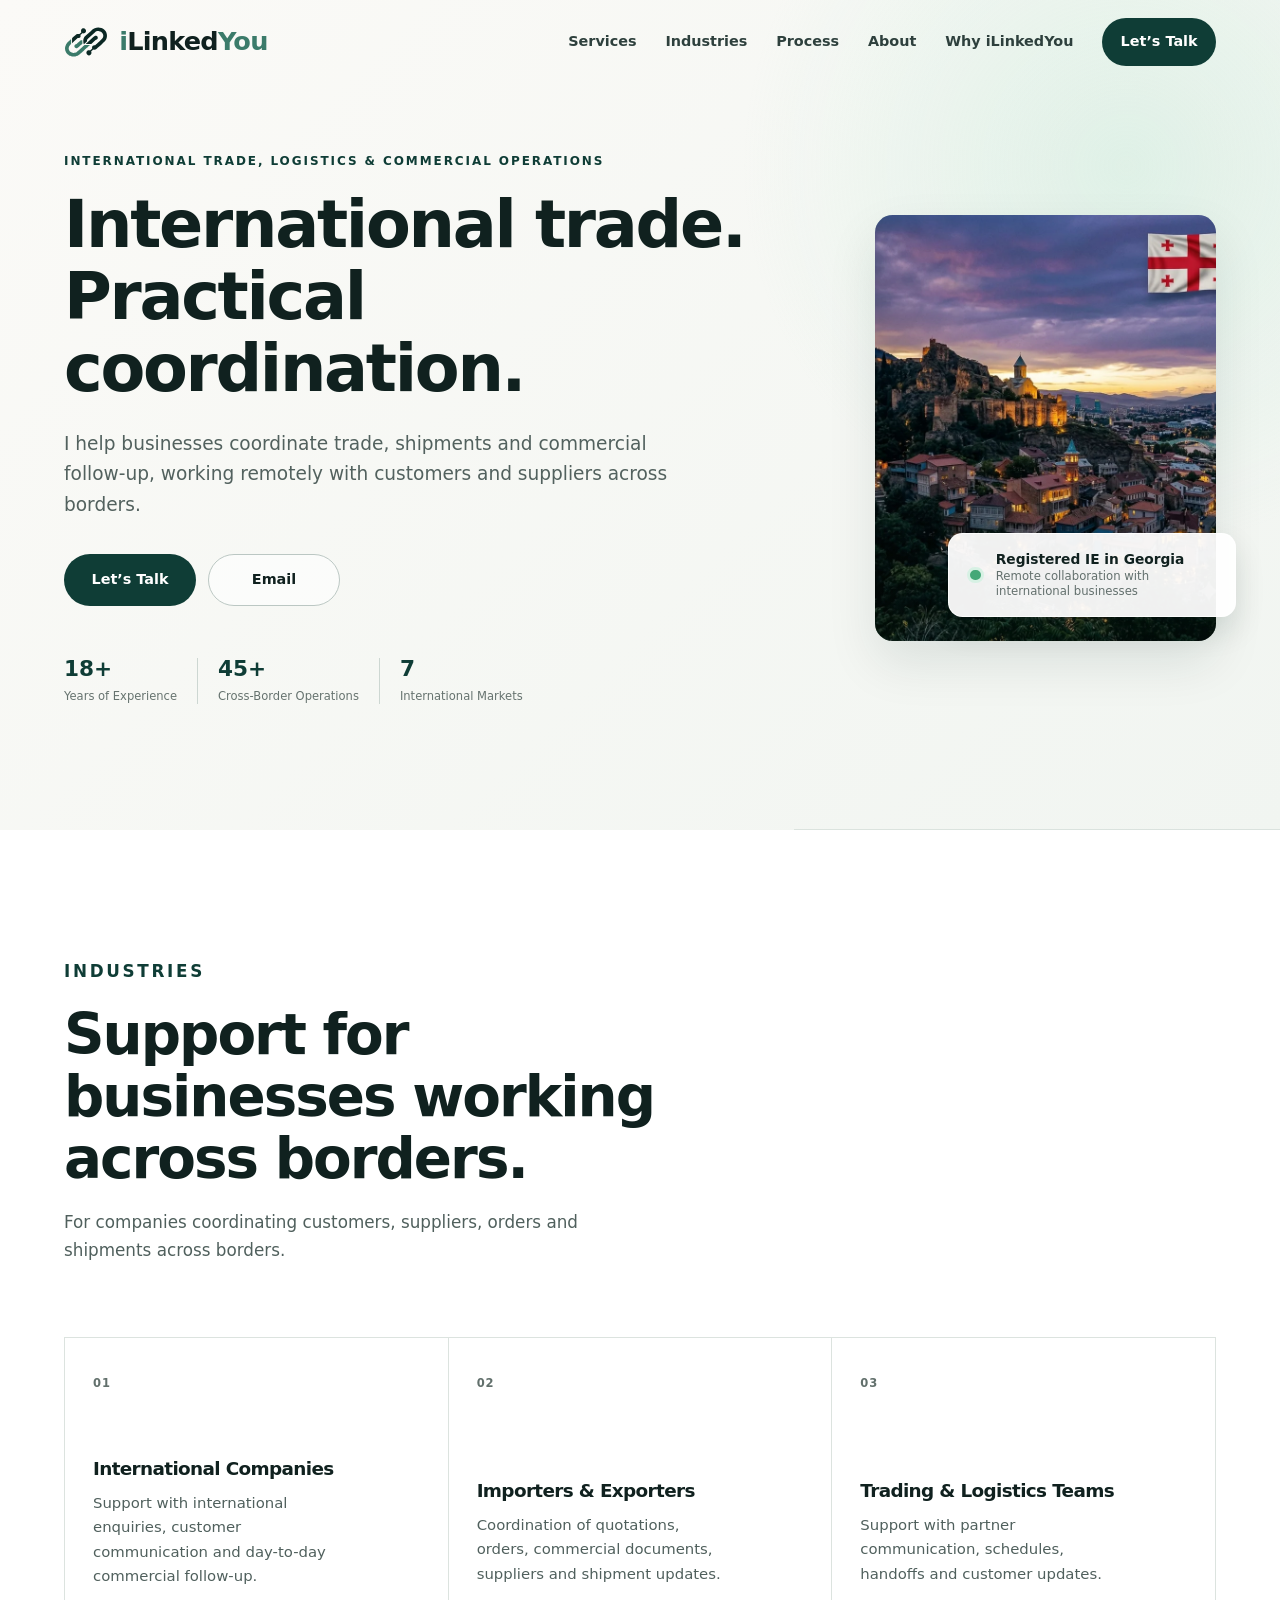
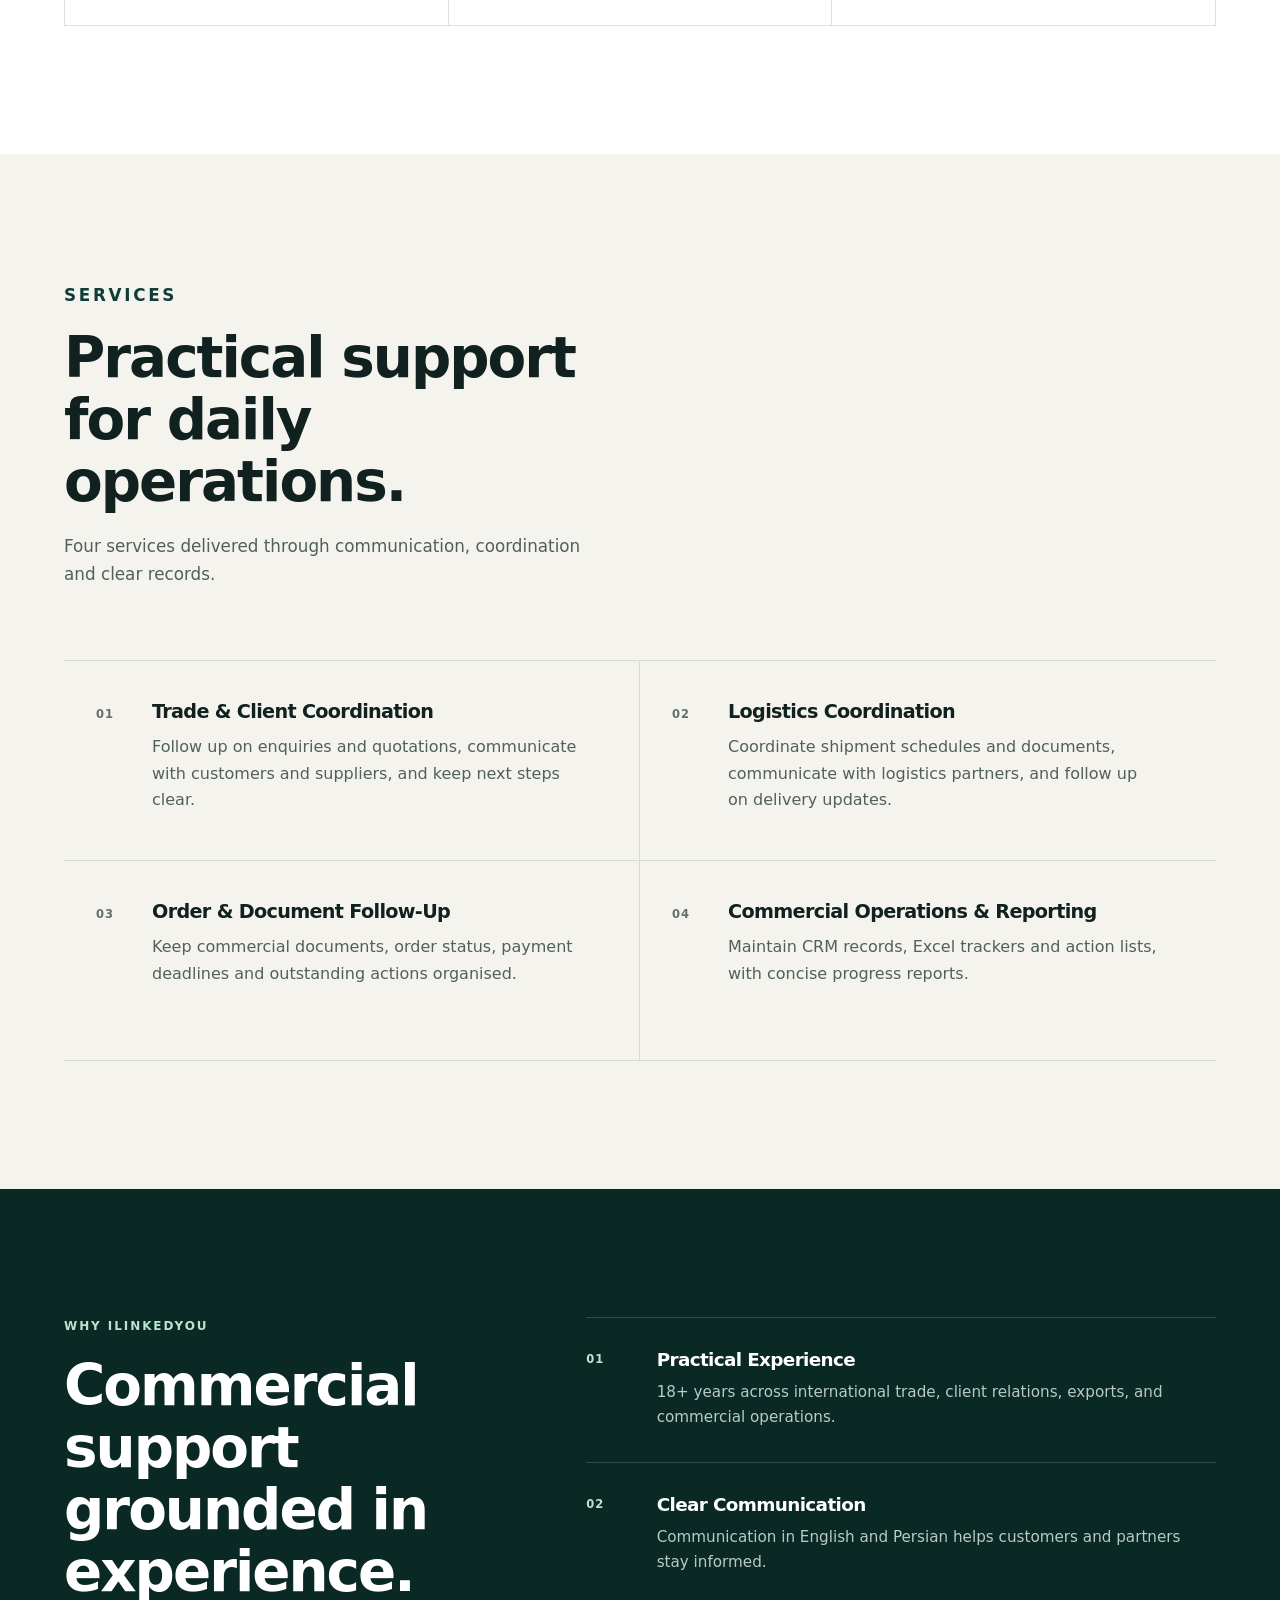
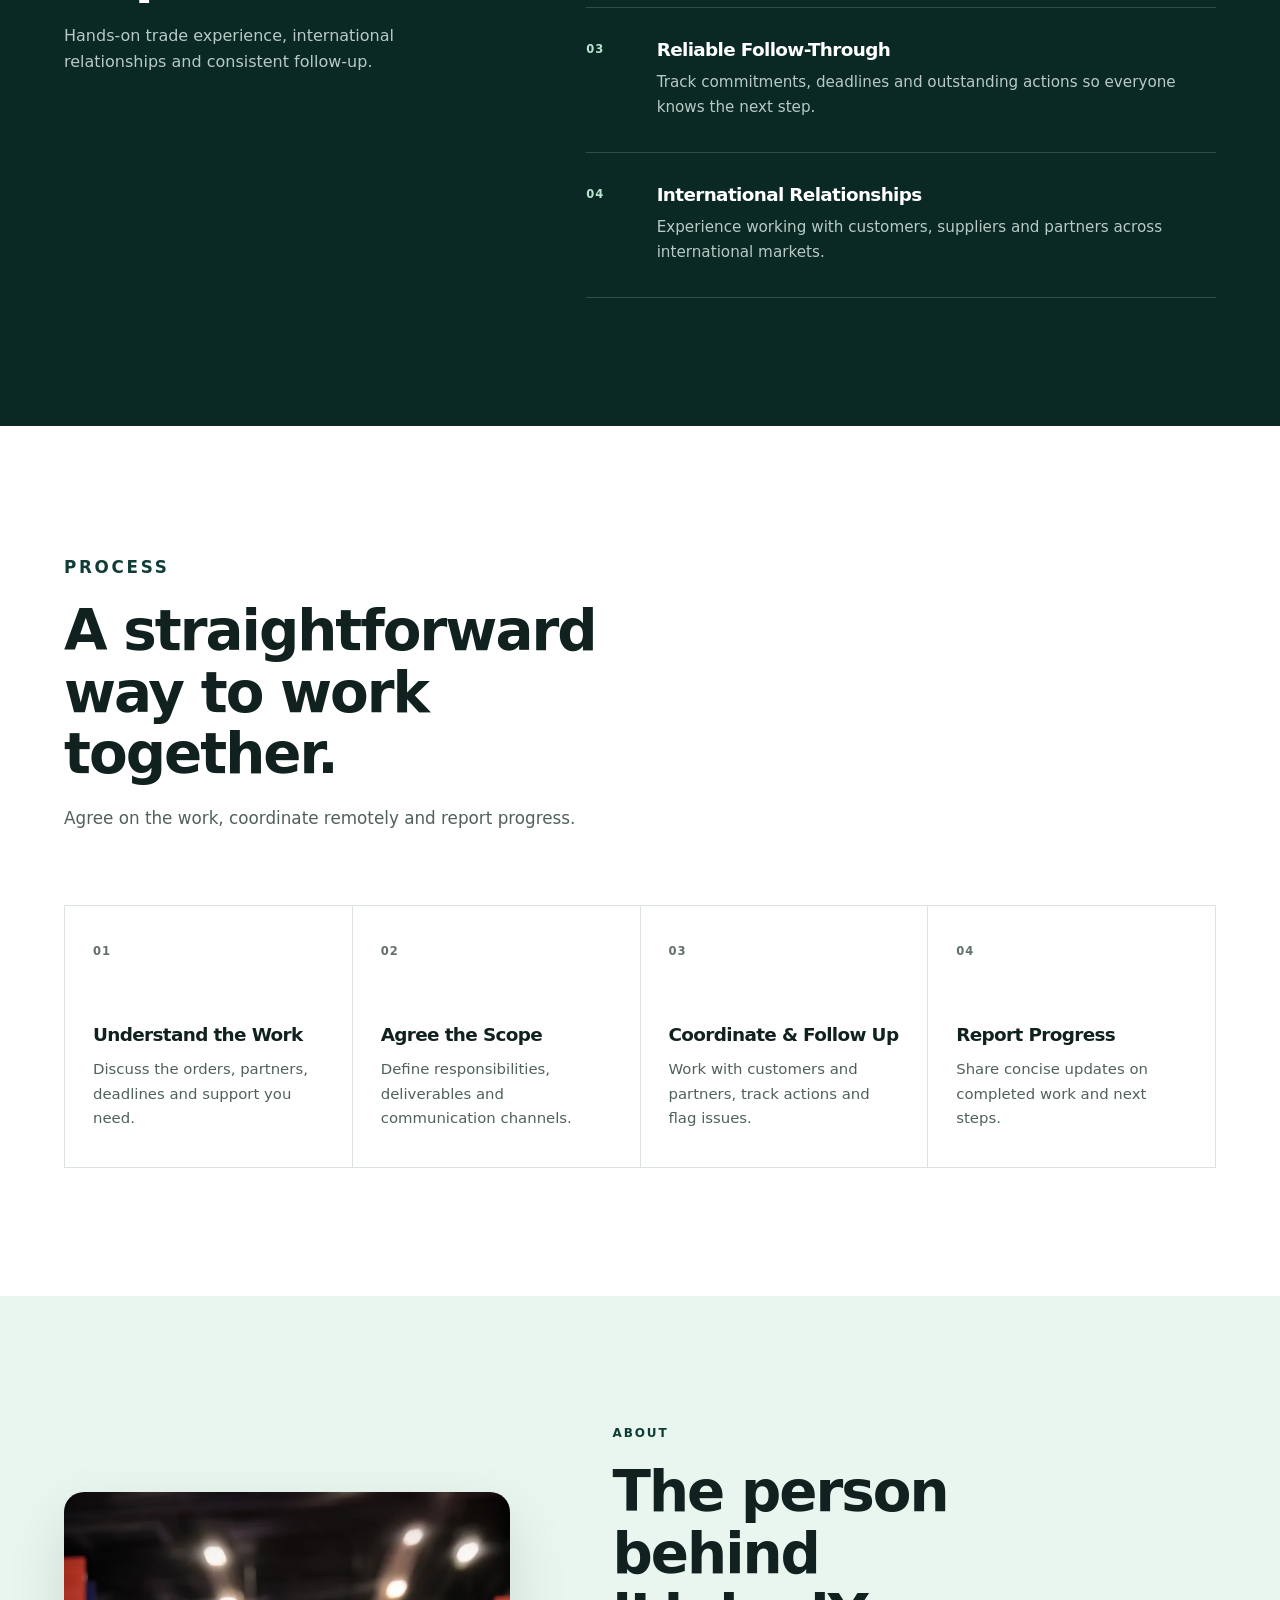
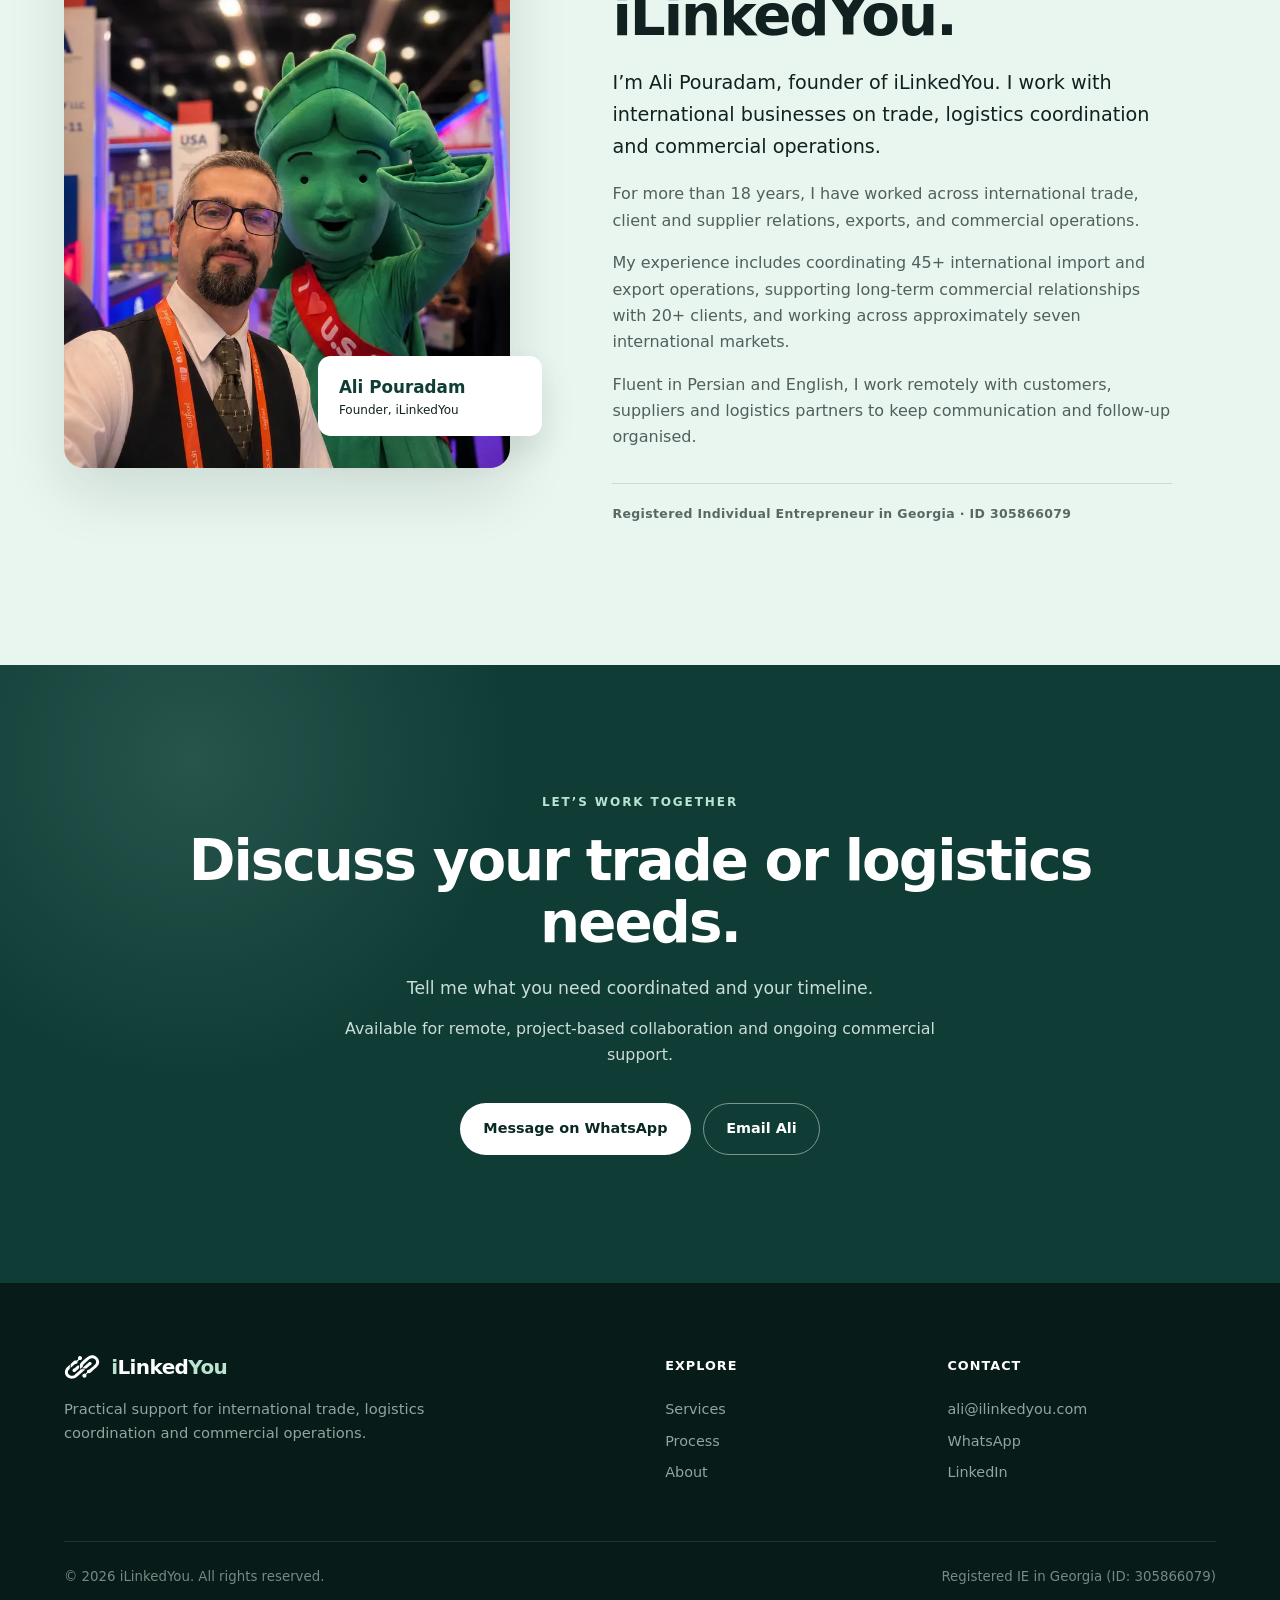
<file: index.html>
<!doctype html>
<html lang="en">
  <head>
    <meta charset="utf-8" />
    <meta name="viewport" content="width=device-width, initial-scale=1" />
    <meta name="theme-color" content="#0b1f1d" />
    <meta
      name="description"
      content="Remote support for international trade, logistics coordination and commercial operations. Order follow-up, shipment coordination and client communication."
    />
    <meta property="og:type" content="website" />
    <meta property="og:site_name" content="iLinkedYou" />
    <meta
      property="og:title"
      content="International Trade, Logistics &amp; Commercial Operations | iLinkedYou"
    />
    <meta
      property="og:description"
      content="Remote support for international trade, logistics coordination and commercial operations. Order follow-up, shipment coordination and client communication."
    />
    <meta property="og:locale" content="en_US" />
    <meta name="twitter:card" content="summary" />
    <meta
      name="twitter:title"
      content="International Trade, Logistics &amp; Commercial Operations | iLinkedYou"
    />
    <meta
      name="twitter:description"
      content="Remote support for international trade, logistics coordination and commercial operations. Order follow-up, shipment coordination and client communication."
    />
    <title>International Trade, Logistics &amp; Commercial Operations | iLinkedYou</title>
    <link rel="icon" type="image/png" href="assets/img/favicon.png" />
    <link rel="stylesheet" href="assets/css/home.css" />
    <script src="assets/js/home.js" defer></script>
  </head>
  <body>
    <a class="skip-link" href="#main-content">Skip to main content</a>

    <header class="site-header" data-header>
      <div class="container header-inner">
        <a class="brand" href="#top" aria-label="iLinkedYou home">
          <img
            src="assets/img/logo.svg"
            alt="iLinkedYou logo"
            class="brand-logo"
            width="44"
            height="30"
          />

          <span class="brand-name">
            <span class="brand-i">i</span>Linked<span class="brand-accent"
              >You</span
            >
          </span>
        </a>
        <button
          class="menu-toggle"
          type="button"
          aria-expanded="false"
          aria-controls="primary-navigation"
          data-menu-toggle
        >
          <span class="visually-hidden">Open navigation</span>
          <span aria-hidden="true"></span><span aria-hidden="true"></span>
        </button>
        <nav
          class="primary-nav"
          id="primary-navigation"
          aria-label="Primary navigation"
          data-navigation
        >
          <a href="#services">Services</a>
          <a href="#industries">Industries</a>
          <a href="#process">Process</a>
          <a href="#about">About</a>
          <a href="#why-me">Why iLinkedYou</a>
          <a class="nav-cta" href="#contact">Let&rsquo;s Talk</a>
        </nav>
      </div>
    </header>

    <main id="main-content">
      <section class="hero" id="top" aria-labelledby="hero-title">
        <div class="container hero-grid">
          <div class="hero-content">
            <p class="eyebrow">
              International Trade, Logistics &amp; Commercial Operations
            </p>
            <h1 id="hero-title">International trade. Practical coordination.</h1>
            <p class="hero-copy">
              I help businesses coordinate trade, shipments and commercial
              follow-up, working remotely with customers and suppliers across
              borders.
            </p>
            <div class="button-group hero-actions">
              <a
                class="button button-primary"
                href="https://wa.me/995598088750"
                aria-label="Let&rsquo;s talk on WhatsApp"
                >Let&rsquo;s Talk</a
              >
              <a
                class="button button-secondary"
                href="mailto:ali@ilinkedyou.com"
                >Email</a
              >
            </div>
            <ul class="trust-list" aria-label="Experience highlights">
              <li><strong>18+</strong><span>Years of Experience</span></li>
              <li><strong>45+</strong><span>Cross-Border Operations</span></li>
              <li><strong>7</strong><span>International Markets</span></li>
            </ul>
          </div>
          <figure class="hero-visual">
            <div class="hero-image-frame">
              <img
                src="assets/img/Georgia.webp"
                width="900"
                height="900"
                alt="Tbilisi skyline at dusk, Georgia"
                fetchpriority="high"
              />
            </div>
            <figcaption class="location-card">
              <span class="status-dot" aria-hidden="true"></span>
              <span
                ><strong>Registered IE in Georgia</strong>Remote collaboration
                with international businesses</span
              >
            </figcaption>
          </figure>
        </div>
      </section>

      <section
        class="section industries"
        id="industries"
        aria-labelledby="industries-title"
      >
        <div class="container">
          <div class="section-heading industries-heading">
            <p class="eyebrow">Industries</p>
            <h2 id="industries-title">
              Support for businesses working across borders.
            </h2>
            <p>
              For companies coordinating customers, suppliers, orders and
              shipments across borders.
            </p>
          </div>
          <div class="industry-grid">
            <article class="industry-card">
              <span class="card-number" aria-hidden="true">01</span>
              <div>
                <h3>International Companies</h3>
                <p>
                  Support with international enquiries, customer communication
                  and day-to-day commercial follow-up.
                </p>
              </div>
            </article>
            <article class="industry-card">
              <span class="card-number" aria-hidden="true">02</span>
              <div>
                <h3>Importers &amp; Exporters</h3>
                <p>
                  Coordination of quotations, orders, commercial documents,
                  suppliers and shipment updates.
                </p>
              </div>
            </article>
            <article class="industry-card">
              <span class="card-number" aria-hidden="true">03</span>
              <div>
                <h3>Trading &amp; Logistics Teams</h3>
                <p>
                  Support with partner communication, schedules, handoffs and
                  customer updates.
                </p>
              </div>
            </article>
          </div>
        </div>
      </section>

      <section
        class="section services"
        id="services"
        aria-labelledby="services-title"
      >
        <div class="container">
          <div class="section-heading services-heading">
            <p class="eyebrow">Services</p>
            <h2 id="services-title">Practical support for daily operations.</h2>
            <p>
              Four services delivered through communication, coordination and
              clear records.
            </p>
          </div>
          <div class="services-list">
            <article class="service-item">
              <span class="service-number" aria-hidden="true">01</span>
              <div>
                <h3>Trade &amp; Client Coordination</h3>
                <p>
                  Follow up on enquiries and quotations, communicate with
                  customers and suppliers, and keep next steps clear.
                </p>
              </div>
            </article>
            <article class="service-item">
              <span class="service-number" aria-hidden="true">02</span>
              <div>
                <h3>Logistics Coordination</h3>
                <p>
                  Coordinate shipment schedules and documents, communicate
                  with logistics partners, and follow up on delivery updates.
                </p>
              </div>
            </article>
            <article class="service-item">
              <span class="service-number" aria-hidden="true">03</span>
              <div>
                <h3>Order &amp; Document Follow-Up</h3>
                <p>
                  Keep commercial documents, order status, payment deadlines
                  and outstanding actions organised.
                </p>
              </div>
            </article>
            <article class="service-item">
              <span class="service-number" aria-hidden="true">04</span>
              <div>
                <h3>Commercial Operations &amp; Reporting</h3>
                <p>
                  Maintain CRM records, Excel trackers and action lists, with
                  concise progress reports.
                </p>
              </div>
            </article>
          </div>
        </div>
      </section>

      <section
        class="section why-section"
        id="why-me"
        aria-labelledby="why-title"
      >
        <div class="container why-grid">
          <div class="why-intro">
            <p class="eyebrow eyebrow-light">Why iLinkedYou</p>
            <h2 id="why-title">Commercial support grounded in experience.</h2>
            <p>
              Hands-on trade experience, international relationships and
              consistent follow-up.
            </p>
          </div>
          <div class="benefit-list">
            <article>
              <span aria-hidden="true">01</span>
              <div>
                <h3>Practical Experience</h3>
                <p>
                  18+ years across international trade, client relations,
                  exports, and commercial operations.
                </p>
              </div>
            </article>
            <article>
              <span aria-hidden="true">02</span>
              <div>
                <h3>Clear Communication</h3>
                <p>
                  Communication in English and Persian helps customers and
                  partners stay informed.
                </p>
              </div>
            </article>
            <article>
              <span aria-hidden="true">03</span>
              <div>
                <h3>Reliable Follow-Through</h3>
                <p>
                  Track commitments, deadlines and outstanding actions so
                  everyone knows the next step.
                </p>
              </div>
            </article>
            <article>
              <span aria-hidden="true">04</span>
              <div>
                <h3>International Relationships</h3>
                <p>
                  Experience working with customers, suppliers and partners
                  across international markets.
                </p>
              </div>
            </article>
          </div>
        </div>
      </section>

      <section
        class="section process"
        id="process"
        aria-labelledby="process-title"
      >
        <div class="container">
          <div class="section-heading process-heading">
            <p class="eyebrow">Process</p>
            <h2 id="process-title">A straightforward way to work together.</h2>
            <p>
              Agree on the work, coordinate remotely and report progress.
            </p>
          </div>
          <ol class="process-list">
            <li>
              <span aria-hidden="true">01</span>
              <div>
                <h3>Understand the Work</h3>
                <p>
                  Discuss the orders, partners, deadlines and support you need.
                </p>
              </div>
            </li>
            <li>
              <span aria-hidden="true">02</span>
              <div>
                <h3>Agree the Scope</h3>
                <p>
                  Define responsibilities, deliverables and communication
                  channels.
                </p>
              </div>
            </li>
            <li>
              <span aria-hidden="true">03</span>
              <div>
                <h3>Coordinate &amp; Follow Up</h3>
                <p>
                  Work with customers and partners, track actions and flag
                  issues.
                </p>
              </div>
            </li>
            <li>
              <span aria-hidden="true">04</span>
              <div>
                <h3>Report Progress</h3>
                <p>
                  Share concise updates on completed work and next steps.
                </p>
              </div>
            </li>
          </ol>
        </div>
      </section>

      <section class="section about" id="about" aria-labelledby="about-title">
        <div class="container about-grid">
          <figure class="about-image-wrap">
            <img
              src="assets/img/Ali_Gulfood.webp"
              width="760"
              height="1013"
              alt="Ali Pouradam attending the Gulfood international trade exhibition"
              loading="lazy"
            />
            <figcaption>
              <strong>Ali Pouradam</strong><span>Founder, iLinkedYou</span>
            </figcaption>
          </figure>
          <div class="about-content">
            <p class="eyebrow">About</p>
            <h2 id="about-title">The person behind iLinkedYou.</h2>
            <p class="lead">
              I&rsquo;m Ali Pouradam, founder of iLinkedYou. I work with
              international businesses on trade, logistics coordination and
              commercial operations.
            </p>
            <p>
              For more than 18 years, I have worked across international trade,
              client and supplier relations, exports, and commercial operations.
            </p>
            <p>
              My experience includes coordinating 45+ international import and
              export operations, supporting long-term commercial relationships
              with 20+ clients, and working across approximately seven
              international markets.
            </p>
            <p>
              Fluent in Persian and English, I work remotely with customers,
              suppliers and logistics partners to keep communication and
              follow-up organised.
            </p>
            <p class="about-registration">
              Registered Individual Entrepreneur in Georgia &middot; ID
              305866079
            </p>
          </div>
        </div>
      </section>

      <section class="contact-cta" id="contact" aria-labelledby="contact-title">
        <div class="container contact-inner">
          <p class="eyebrow eyebrow-light">Let&rsquo;s Work Together</p>
          <h2 id="contact-title">
            Discuss your trade or logistics needs.
          </h2>
          <p>
            Tell me what you need coordinated and your timeline.
            <span class="availability-line"
              >Available for remote, project-based collaboration and ongoing
              commercial support.</span
            >
          </p>
          <div class="button-group button-group-center">
            <a class="button button-light" href="https://wa.me/995598088750"
              >Message on WhatsApp</a
            >
            <a
              class="button button-outline-light"
              href="mailto:ali@ilinkedyou.com"
              >Email Ali</a
            >
          </div>
        </div>
      </section>
    </main>

    <footer class="site-footer">
      <div class="container footer-grid">
        <div>
          <a class="brand footer-brand" href="#top" aria-label="iLinkedYou home">
            <img
              src="assets/img/logo.svg"
              alt="iLinkedYou logo"
              class="brand-logo footer-brand-logo"
              width="36"
              height="24"
            />
            <span class="brand-name">
              <span class="brand-i">i</span>Linked<span class="brand-accent"
                >You</span
              >
            </span>
          </a>
          <p>
            Practical support for international trade, logistics coordination
            and commercial operations.
          </p>
        </div>
        <nav aria-label="Footer navigation">
          <p>Explore</p>
          <a href="#services">Services</a><a href="#process">Process</a
          ><a href="#about">About</a>
        </nav>
        <div>
          <p>Contact</p>
          <a href="mailto:ali@ilinkedyou.com">ali@ilinkedyou.com</a
          ><a href="https://wa.me/995598088750">WhatsApp</a
          ><a href="https://www.linkedin.com/in/ilinkedyou/">LinkedIn</a>
        </div>
      </div>
      <div class="container footer-bottom">
        <small>&copy; 2026 iLinkedYou. All rights reserved.</small
        ><small>Registered IE in Georgia (ID: 305866079)</small>
      </div>
    </footer>
  </body>
</html>
</file>
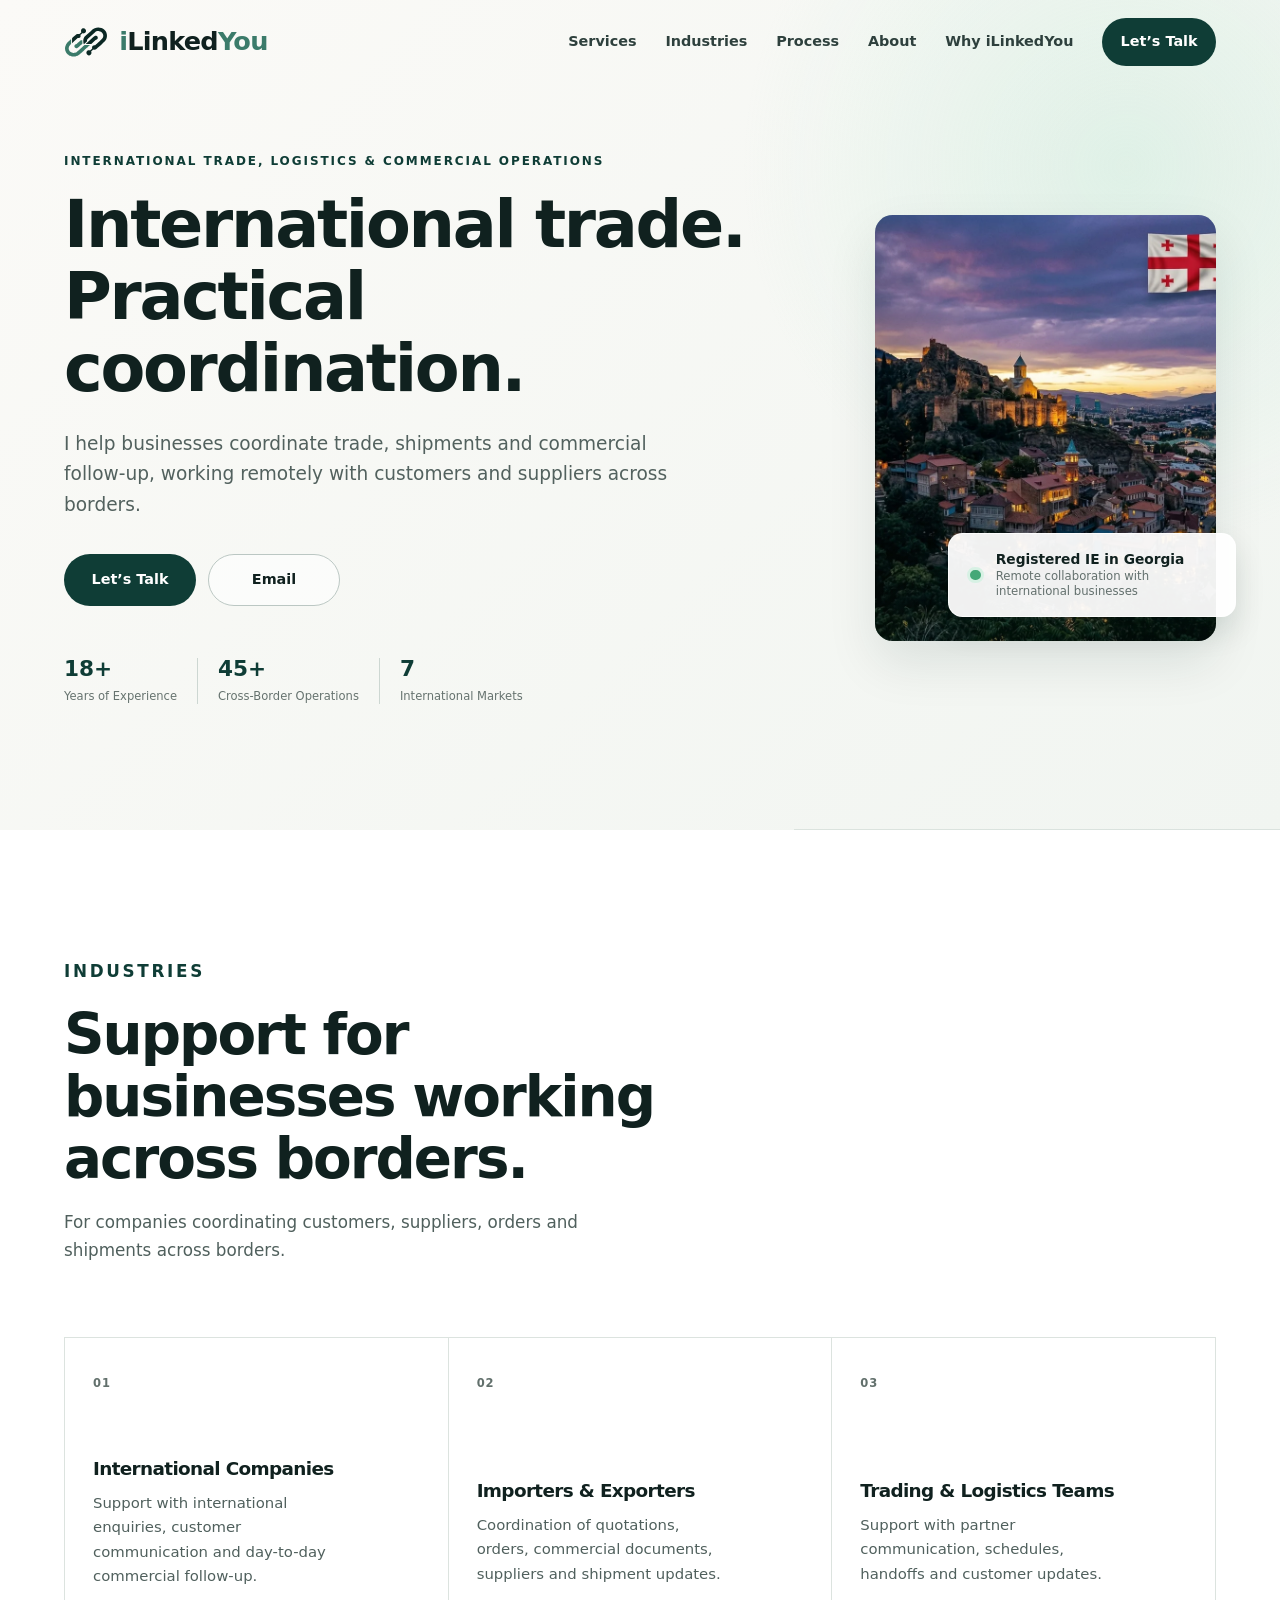
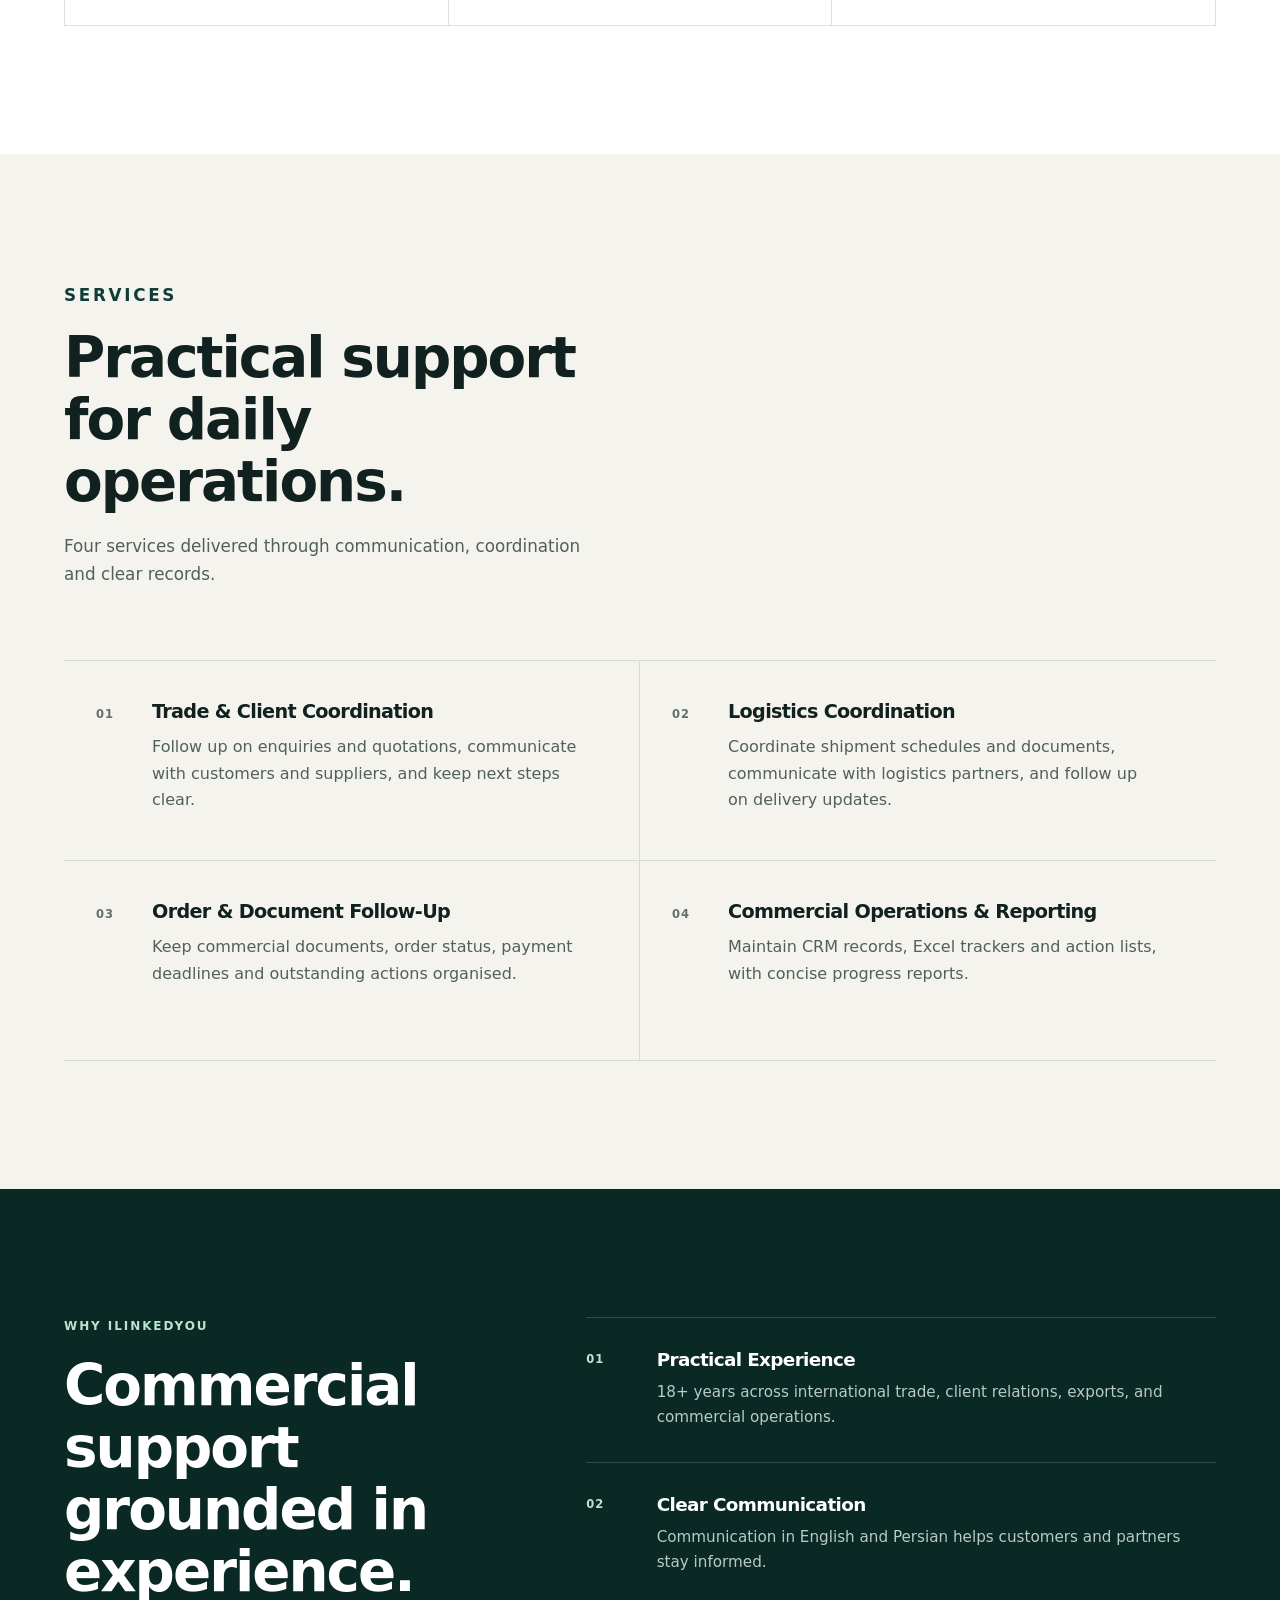
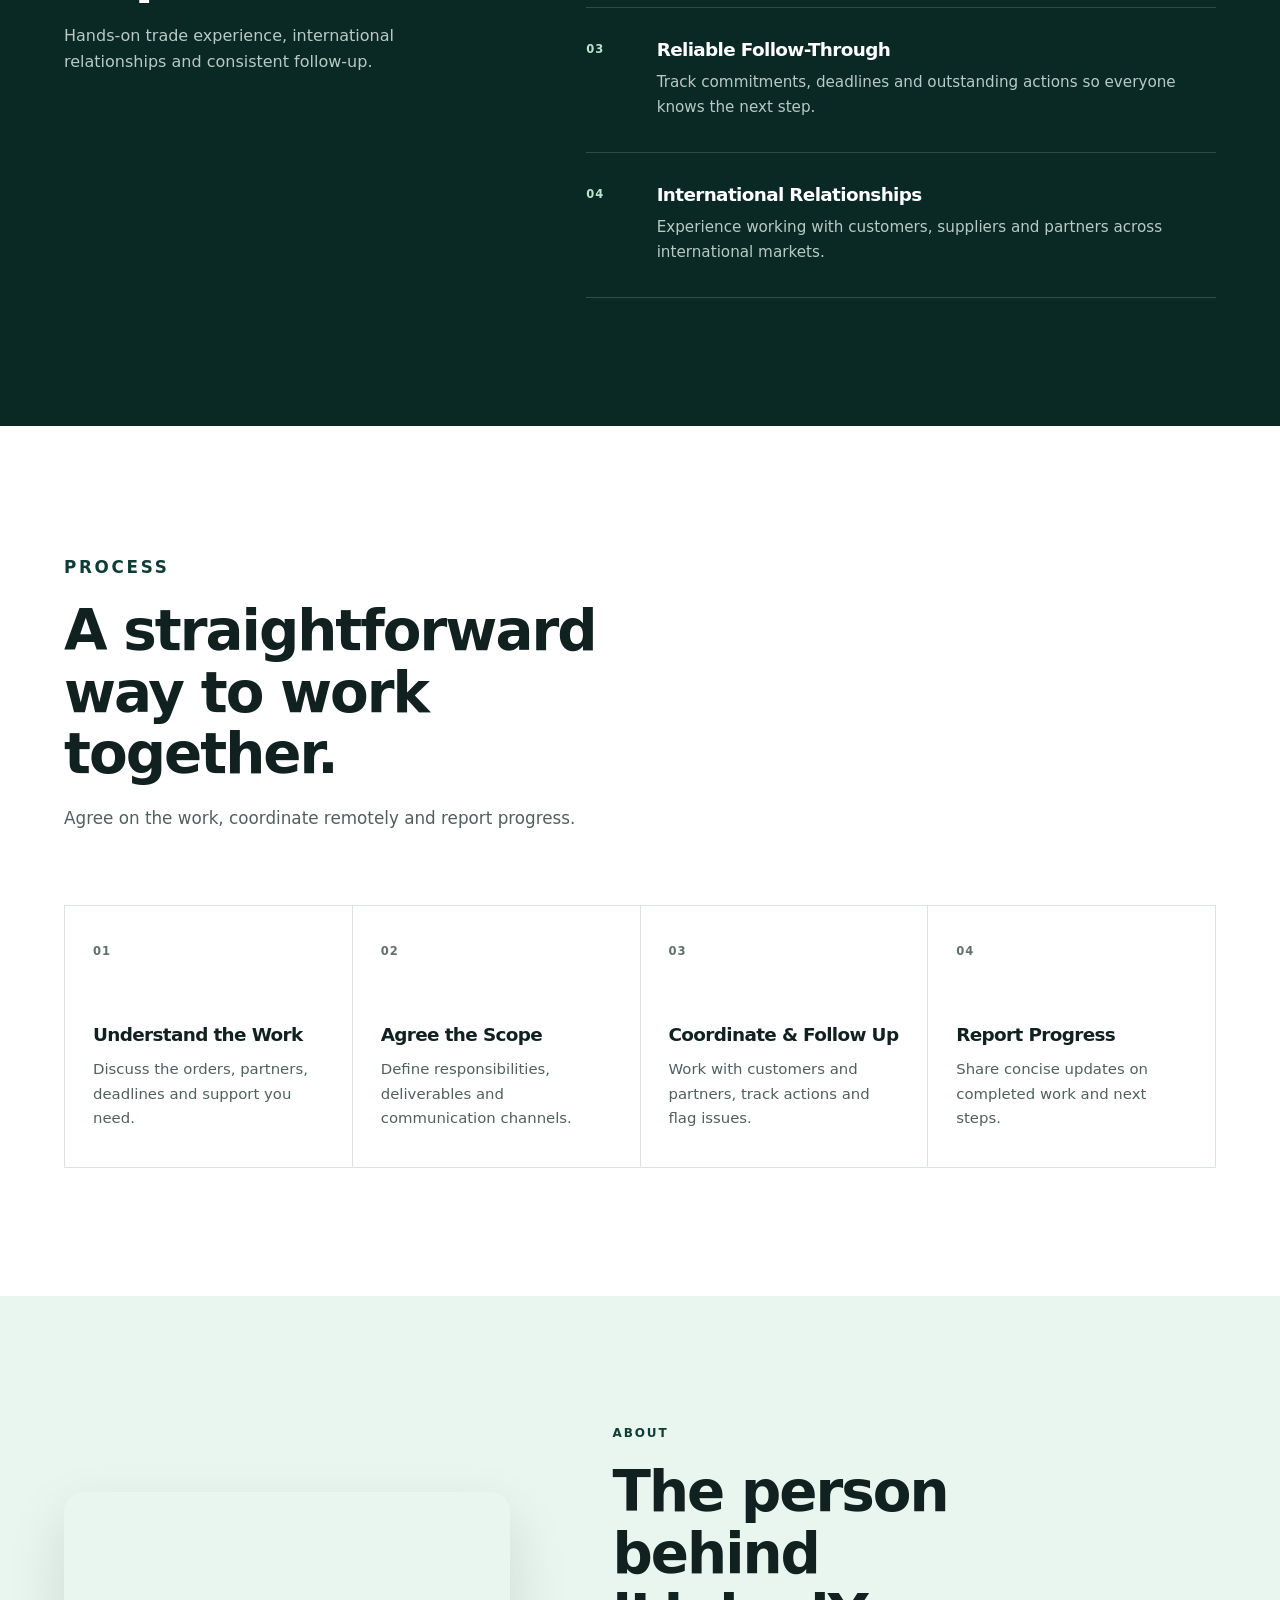
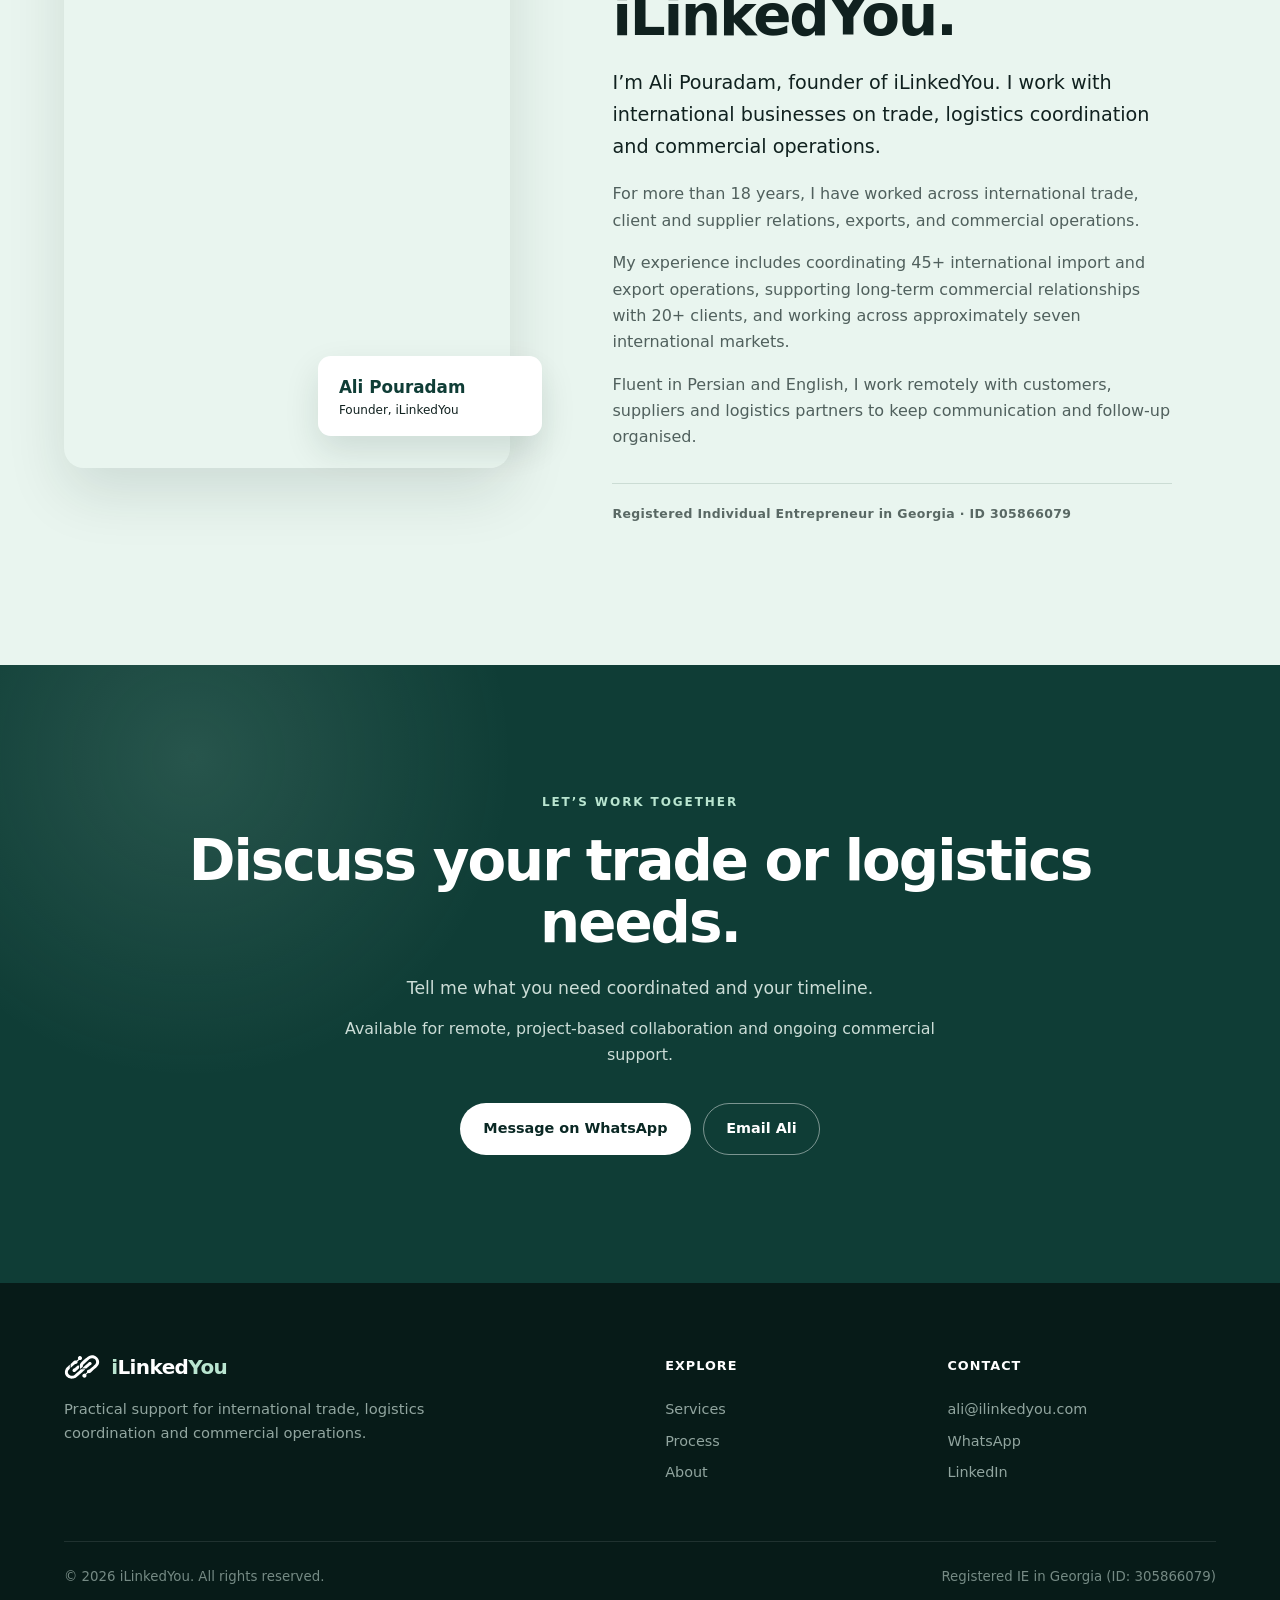
<file: fa/index.html>
<!doctype html>
<html lang="fa" dir="rtl">
  <head>
    <meta charset="utf-8" />
    <meta name="viewport" content="width=device-width, initial-scale=1" />
    <meta http-equiv="refresh" content="0;url=/" />
    <meta name="robots" content="noindex" />
    <link rel="canonical" href="https://ilinkedyou.com/" />
    <title>iLinkedYou — خدمات تجارت بین‌الملل</title>
  </head>
  <body>
    <p><a href="/">مشاهده خدمات تجارت بین‌الملل و هماهنگی بازرگانی</a></p>
  </body>
</html>
</file>
<file: assets/css/home.css>
@charset "UTF-8";

:root {
  --ink: #10211f;
  --ink-soft: #50605d;
  --ink-muted: #62706c;
  --green: #0f3d36;
  --green-dark: #0a2824;
  --green-accent: #3b7b6a;
  --mint: #b9e5d0;
  --mint-light: #e9f5ef;
  --gold: #b7791f;
  --cream: #f5f3ed;
  --white: #ffffff;
  --line: #dce3df;
  --shadow: 0 24px 60px rgba(10, 40, 36, 0.12);
  --radius: 1.25rem;
  --container: 72rem;
}

*,
*::before,
*::after {
  box-sizing: border-box;
}

html {
  scroll-behavior: smooth;
  scroll-padding-top: 5.5rem;
}

body {
  margin: 0;
  color: var(--ink);
  background: var(--white);
  font-family: ui-sans-serif, system-ui, -apple-system, BlinkMacSystemFont, "Segoe UI", Roboto,
    "Helvetica Neue", Arial, sans-serif;
  font-size: 1rem;
  line-height: 1.65;
  -webkit-font-smoothing: antialiased;
}

body.menu-open {
  overflow: hidden;
}

img {
  display: block;
  max-width: 100%;
}

a {
  color: inherit;
  text-decoration: none;
}

button,
a {
  -webkit-tap-highlight-color: transparent;
}

button {
  font: inherit;
}

h1,
h2,
h3,
p {
  margin-top: 0;
}

h1,
h2,
h3 {
  color: var(--ink);
  font-weight: 600;
  line-height: 1.1;
  letter-spacing: -0.035em;
}

h1 {
  margin-bottom: 1.5rem;
  font-size: clamp(3rem, 7vw, 5.9rem);
}

h2 {
  margin-bottom: 1.25rem;
  font-size: clamp(2.25rem, 4.4vw, 4.1rem);
}

h3 {
  margin-bottom: 0.75rem;
  font-size: 1.35rem;
}

p {
  color: var(--ink-soft);
}

.container {
  width: min(calc(100% - 3rem), var(--container));
  margin-inline: auto;
}

.section {
  padding-block: clamp(5.5rem, 10vw, 9rem);
}

.visually-hidden {
  position: absolute;
  width: 1px;
  height: 1px;
  padding: 0;
  overflow: hidden;
  clip: rect(0, 0, 0, 0);
  white-space: nowrap;
  border: 0;
}

.skip-link {
  position: fixed;
  z-index: 999;
  top: 0.75rem;
  left: 0.75rem;
  padding: 0.75rem 1rem;
  color: var(--white);
  background: var(--green-dark);
  border-radius: 0.5rem;
  transform: translateY(-150%);
}

.skip-link:focus {
  transform: translateY(0);
}

:focus-visible {
  outline: 3px solid var(--gold);
  outline-offset: 4px;
}

.eyebrow {
  margin-bottom: 1.1rem;
  color: var(--green);
  font-size: 0.75rem;
  font-weight: 700;
  letter-spacing: 0.16em;
  text-transform: uppercase;
}

.eyebrow-light {
  color: var(--mint);
}

.site-header {
  position: fixed;
  z-index: 100;
  top: 0;
  right: 0;
  left: 0;
  border-bottom: 1px solid transparent;
  transition: background-color 180ms ease, box-shadow 180ms ease, border-color 180ms ease;
}

.site-header.is-scrolled {
  background: rgba(255, 255, 255, 0.96);
  border-color: rgba(16, 33, 31, 0.08);
  box-shadow: 0 8px 30px rgba(10, 40, 36, 0.06);
  backdrop-filter: blur(12px);
}

.header-inner {
  display: flex;
  min-height: 5.25rem;
  align-items: center;
  justify-content: space-between;
  gap: 2rem;
}

.brand {
  display: inline-flex;
  align-items: center;
  gap: 0.7rem;
  color: var(--ink);
  font-size: 1.2rem;
  font-weight: 700;
  letter-spacing: -0.03em;
}

.brand-logo {
  width: 44px;
  display: block;
  height: auto;
  flex-shrink: 0;
  transition: transform 0.8s ease;
  transform: translateY(0);
}

.brand:hover .brand-logo {
  transform: rotate(-6deg);
}

.brand-name {
  display: flex;
  align-items: center;
  font-size: 1.6rem;
  font-weight: 700;
  line-height: 1;
  letter-spacing: -0.03em;
}

.brand-i {
  color: var(--green-accent);
}

.brand-accent {
  color: var(--green-accent);
}

.primary-nav {
  display: flex;
  align-items: center;
  gap: 1.8rem;
}

.primary-nav a {
  color: #2e403d;
  font-size: 0.9rem;
  font-weight: 600;
  transition: color 160ms ease;
}

.primary-nav a:hover {
  color: var(--green-accent);
}

.primary-nav .nav-cta {
  padding: 0.75rem 1.15rem;
  color: var(--white);
  background: var(--green);
  border-radius: 999px;
}

.primary-nav .nav-cta:hover {
  color: var(--white);
  background: var(--green-dark);
}

.menu-toggle {
  display: none;
  width: 2.75rem;
  height: 2.75rem;
  padding: 0;
  border: 0;
  background: transparent;
  cursor: pointer;
}

.menu-toggle > span:not(.visually-hidden) {
  display: block;
  width: 1.4rem;
  height: 2px;
  margin: 0.35rem auto;
  background: var(--ink);
  transition: transform 160ms ease;
}

.hero {
  position: relative;
  min-height: 46rem;
  overflow: hidden;
  padding-block:
    calc(clamp(7.5rem, 10vw, 9rem) + 1.5rem)
    calc(clamp(5rem, 8vw, 7rem) + 1.5rem);
  background:
    radial-gradient(circle at 88% 20%, rgba(185, 229, 208, 0.36), transparent 24rem),
    linear-gradient(135deg, #fbfaf7, #f1f5f1);
}

.hero::before {
  position: absolute;
  right: 0;
  bottom: 0;
  width: 38%;
  height: 1px;
  background: rgba(15, 61, 54, 0.1);
  content: "";
}

.hero-grid {
  display: grid;
  align-items: center;
  grid-template-columns: minmax(0, 1.35fr) minmax(18rem, 0.65fr);
  gap: clamp(3.5rem, 8vw, 7rem);
}

.hero-content {
  position: relative;
  z-index: 1;
}

.hero h1 {
  max-width: 15ch;
  margin-bottom: 1.5rem;
  font-size: clamp(3rem, 5.1vw, 4.4rem);
}

.hero-copy {
  max-width: 39rem;
  margin-bottom: 2.1rem;
  color: #52615e;
  font-size: clamp(1.05rem, 1.45vw, 1.2rem);
  line-height: 1.65;
}

.hero-actions {
  gap: 0.65rem;
}

.hero-actions .button {
  min-width: 8.25rem;
}

.button-group {
  display: flex;
  flex-wrap: wrap;
  gap: 0.75rem;
}

.button {
  display: inline-flex;
  min-height: 3.25rem;
  align-items: center;
  justify-content: center;
  padding: 0.8rem 1.4rem;
  border: 1px solid transparent;
  border-radius: 999px;
  font-size: 0.9rem;
  font-weight: 700;
  transition: transform 160ms ease, background-color 160ms ease, border-color 160ms ease;
}

.button:hover {
  transform: translateY(-2px);
}

.button-primary {
  color: var(--white);
  background: var(--green);
}

.button-primary:hover {
  background: var(--green-dark);
}

.button-secondary {
  color: var(--ink);
  border-color: #bbc7c3;
  background: rgba(255, 255, 255, 0.55);
}

.button-secondary:hover {
  border-color: var(--green);
}

.trust-list {
  display: flex;
  margin: 3.25rem 0 0;
  padding: 0;
  list-style: none;
}

.trust-list li {
  display: flex;
  min-width: 7.75rem;
  flex-direction: column;
  padding-right: 1.25rem;
}

.trust-list li + li {
  padding-left: 1.25rem;
  border-left: 1px solid #cdd7d2;
}

.trust-list strong {
  color: var(--green);
  font-size: 1.35rem;
  font-weight: 600;
  line-height: 1;
}

.trust-list span {
  margin-top: 0.5rem;
  color: #66736f;
  font-size: 0.72rem;
  line-height: 1.4;
}

.hero-visual {
  position: relative;
  width: min(100%, 25rem);
  margin: 0;
  justify-self: end;
}

.hero-image-frame {
  position: relative;
  overflow: hidden;
  aspect-ratio: 4 / 5;
  background: #d9e9e1;
  border-radius: 1.1rem;
  box-shadow: 0 22px 50px rgba(10, 40, 36, 0.1);
}

.hero-image-frame::after {
  position: absolute;
  inset: 0;
  background: linear-gradient(to top, rgba(10, 40, 36, 0.22), transparent 45%);
  content: "";
  pointer-events: none;
}

.hero-image-frame img {
  width: 100%;
  height: 100%;
  object-fit: cover;
}

.location-card {
  position: absolute;
  right: -1.25rem;
  bottom: 1.5rem;
  display: flex;
  width: min(18rem, 88%);
  align-items: center;
  gap: 0.75rem;
  padding: 1rem 1.15rem;
  background: rgba(255, 255, 255, 0.94);
  border: 1px solid rgba(255, 255, 255, 0.8);
  border-radius: 0.9rem;
  box-shadow: 0 14px 30px rgba(10, 40, 36, 0.12);
}

.location-card span:last-child {
  color: #63706d;
  font-size: 0.73rem;
  line-height: 1.35;
}

.location-card strong {
  display: block;
  color: var(--ink);
  font-size: 0.86rem;
}

.status-dot {
  width: 0.65rem;
  height: 0.65rem;
  flex: 0 0 auto;
  background: #45a878;
  border: 3px solid #d7f1e4;
  border-radius: 50%;
  box-sizing: content-box;
}

.section-heading {
  margin-bottom: clamp(2.5rem, 6vw, 4.5rem);
}

.section-heading > p,
.section-heading > div + p {
  max-width: 33rem;
  font-size: 1.05rem;
}

.industries {
  background: var(--white);
}

.industries-heading {
  max-width: 42rem;
}

.industries-heading h2 {
  max-width: 38rem;
}

.industries-heading > p:last-child {
  max-width: 34rem;
  font-size: 1.05rem;
}

.industry-grid {
  display: grid;
  grid-template-columns: repeat(3, 1fr);
  border-top: 1px solid var(--line);
  border-left: 1px solid var(--line);
}

.industry-card {
  display: flex;
  min-height: 18rem;
  flex-direction: column;
  padding: 2.25rem 1.75rem;
  border-right: 1px solid var(--line);
  border-bottom: 1px solid var(--line);
  transition: background-color 160ms ease;
}

.industry-card:hover {
  background: var(--mint-light);
}

.card-number {
  display: block;
  color: var(--ink-muted);
  font-size: 0.72rem;
  font-weight: 700;
  letter-spacing: 0.08em;
}

.industry-card > div {
  margin-top: auto;
}

.industry-card h3 {
  margin-bottom: 0.75rem;
  font-size: 1.15rem;
}

.industry-card p {
  max-width: 16rem;
  min-height: 4.75rem;
  margin-bottom: 0;
  font-size: 0.93rem;
}

.services {
  background: var(--cream);
}

.services-heading {
  max-width: 42rem;
}

.services-heading h2 {
  max-width: 36rem;
}

.services-heading > p:last-child {
  max-width: 34rem;
  font-size: 1.05rem;
}

.services-list {
  display: grid;
  grid-template-columns: repeat(2, 1fr);
  border-top: 1px solid #d8dad3;
}

.service-item {
  display: grid;
  min-height: 12.5rem;
  grid-template-columns: 2.25rem 1fr;
  gap: 1.25rem;
  padding: 2.5rem 2rem 2.75rem;
  border-bottom: 1px solid #d8dad3;
  transition: background-color 160ms ease;
}

.service-item:nth-child(odd) {
  border-right: 1px solid #d8dad3;
}

.service-item:hover {
  background: rgba(255, 255, 255, 0.48);
}

.service-number {
  padding-top: 0.2rem;
  color: var(--ink-muted);
  font-size: 0.72rem;
  font-weight: 700;
  letter-spacing: 0.08em;
}

.service-item h3 {
  margin-bottom: 0.75rem;
  font-size: 1.2rem;
}

.service-item p {
  max-width: 27rem;
  margin-bottom: 0;
}

.why-section {
  color: var(--white);
  background: var(--green-dark);
}

.why-grid {
  display: grid;
  grid-template-columns: 0.8fr 1.2fr;
  gap: clamp(3rem, 8vw, 8rem);
}

.why-section h2,
.why-section h3 {
  color: var(--white);
}

.why-intro {
  align-self: start;
  position: sticky;
  top: 8rem;
}

.why-intro > p:not(.eyebrow) {
  color: #b9cac5;
}

.benefit-list {
  border-top: 1px solid rgba(255, 255, 255, 0.17);
}

.benefit-list article {
  display: grid;
  grid-template-columns: 3rem 1fr;
  gap: 1.4rem;
  padding: 2rem 0;
  border-bottom: 1px solid rgba(255, 255, 255, 0.17);
}

.benefit-list article > span {
  color: var(--mint);
  font-size: 0.72rem;
  font-weight: 700;
  letter-spacing: 0.08em;
}

.benefit-list h3 {
  margin-bottom: 0.6rem;
  font-size: 1.15rem;
}

.benefit-list p {
  max-width: 34rem;
  margin-bottom: 0;
  color: #b9cac5;
  font-size: 0.95rem;
}

.process {
  background: var(--white);
}

.process-heading {
  max-width: 42rem;
}

.process-heading h2 {
  max-width: 36rem;
}

.process-heading > p:last-child {
  max-width: 34rem;
  font-size: 1.05rem;
}

.process-list {
  display: grid;
  grid-template-columns: repeat(4, 1fr);
  margin: 0;
  padding: 0;
  border-top: 1px solid var(--line);
  border-left: 1px solid var(--line);
  list-style: none;
}

.process-list li {
  display: flex;
  min-height: 16rem;
  flex-direction: column;
  padding: 2.25rem 1.75rem;
  border-right: 1px solid var(--line);
  border-bottom: 1px solid var(--line);
}

.process-list li > span {
  color: var(--ink-muted);
  font-size: 0.72rem;
  font-weight: 700;
  letter-spacing: 0.08em;
}

.process-list li > div {
  margin-top: 4rem;
}

.process-list h3 {
  margin-bottom: 0.75rem;
  font-size: 1.15rem;
}

.process-list p {
  max-width: 16rem;
  margin-bottom: 0;
  font-size: 0.93rem;
}

.about {
  background: var(--mint-light);
}

.about-grid {
  display: grid;
  align-items: center;
  grid-template-columns: minmax(18rem, 0.85fr) minmax(0, 1.15fr);
  gap: clamp(3rem, 8vw, 7rem);
}

.about-image-wrap {
  position: relative;
  width: min(100%, 28rem);
  margin: 0;
}

.about-image-wrap img {
  width: 100%;
  height: 36rem;
  object-fit: cover;
  object-position: center 20%;
  border-radius: var(--radius);
  box-shadow: var(--shadow);
}

.about-image-wrap figcaption {
  position: absolute;
  right: -2rem;
  bottom: 2rem;
  display: flex;
  width: 14rem;
  flex-direction: column;
  margin: 0;
  padding: 1.15rem 1.3rem;
  background: var(--white);
  border-radius: 0.8rem;
  box-shadow: 0 15px 35px rgba(10, 40, 36, 0.12);
}

.about-image-wrap strong {
  color: var(--green);
  font-size: 1.05rem;
}

.about-image-wrap span {
  font-size: 0.75rem;
  line-height: 1.35;
}

.about-content {
  max-width: 38rem;
}

.about-content h2 {
  max-width: 32rem;
}

.about-content .lead {
  max-width: 34rem;
  color: var(--ink);
  font-size: 1.2rem;
}

.about-content > p:not(.eyebrow):not(.lead):not(.about-registration) {
  max-width: 35rem;
}

.about-registration {
  max-width: 35rem;
  margin-top: 2rem;
  padding-top: 1.25rem;
  color: #596864;
  border-top: 1px solid #cbdcd4;
  font-size: 0.78rem;
  font-weight: 700;
  letter-spacing: 0.03em;
}

.contact-cta {
  padding-block: clamp(5.5rem, 10vw, 8.5rem);
  color: var(--white);
  background:
    radial-gradient(circle at 15% 15%, rgba(185, 229, 208, 0.14), transparent 20rem),
    var(--green);
}

.contact-inner {
  max-width: 58rem;
  text-align: center;
}

.contact-cta h2 {
  color: var(--white);
}

.contact-cta p:not(.eyebrow) {
  max-width: 37rem;
  margin: 0 auto 2.2rem;
  color: #ccddd7;
  font-size: 1.08rem;
}

.availability-line {
  display: block;
  margin-top: 0.8rem;
  font-size: 0.92em;
}

.button-group-center {
  justify-content: center;
}

.button-light {
  color: var(--green-dark);
  background: var(--white);
}

.button-outline-light {
  color: var(--white);
  border-color: rgba(255, 255, 255, 0.45);
}

.button-outline-light:hover {
  border-color: var(--white);
}

.site-footer {
  padding-block: 4.5rem 1.5rem;
  color: #b9cac5;
  background: #071b18;
}

.footer-grid {
  display: grid;
  grid-template-columns: 1.6fr 0.65fr 0.8fr;
  gap: 4rem;
  padding-bottom: 3.5rem;
}

.footer-brand {
  margin-bottom: 1.1rem;
  color: var(--white);
}

.footer-brand-logo {
  width: 36px;
  filter: brightness(0) invert(1);
}

.footer-brand .brand-name {
  color: var(--white);
  font-size: 1.25rem;
}

.footer-brand .brand-i,
.footer-brand .brand-accent {
  color: var(--mint);
}

.footer-grid > div:first-child p {
  max-width: 25rem;
}

.footer-grid p,
.footer-grid nav > p,
.footer-grid > div:last-child > p {
  margin-bottom: 0.85rem;
  color: var(--white);
  font-size: 0.8rem;
  font-weight: 700;
  letter-spacing: 0.08em;
  text-transform: uppercase;
}

.footer-grid > div:first-child p {
  color: #91a59f;
  font-size: 0.92rem;
  font-weight: 400;
  letter-spacing: 0;
  text-transform: none;
}

.footer-grid nav,
.footer-grid > div:last-child {
  display: flex;
  align-items: flex-start;
  flex-direction: column;
  gap: 0.5rem;
}

.footer-grid nav a,
.footer-grid > div:last-child > a,
.footer-grid > div:last-child > span {
  color: #91a59f;
  font-size: 0.9rem;
}

.footer-grid a:hover {
  color: var(--white);
}

.footer-bottom {
  display: flex;
  justify-content: space-between;
  gap: 1rem;
  padding-top: 1.5rem;
  border-top: 1px solid rgba(255, 255, 255, 0.1);
  color: #758a84;
}

@media (max-width: 860px) {
  .menu-toggle {
    display: block;
  }

  .menu-toggle[aria-expanded="true"] > span:nth-child(2) {
    transform: translateY(4px) rotate(45deg);
  }

  .menu-toggle[aria-expanded="true"] > span:nth-child(3) {
    transform: translateY(-4px) rotate(-45deg);
  }

  .primary-nav {
    position: fixed;
    top: 5.25rem;
    right: 0;
    left: 0;
    display: flex;
    visibility: hidden;
    height: calc(100dvh - 5.25rem);
    align-items: stretch;
    flex-direction: column;
    gap: 0;
    padding: 1.5rem;
    background: var(--white);
    opacity: 0;
    transform: translateY(-0.75rem);
    transition: opacity 160ms ease, transform 160ms ease, visibility 160ms;
  }

  .menu-open .primary-nav {
    visibility: visible;
    opacity: 1;
    transform: translateY(0);
  }

  .primary-nav a {
    padding: 1rem 0;
    border-bottom: 1px solid var(--line);
    font-size: 1.1rem;
  }

  .primary-nav .nav-cta {
    margin-top: 1.25rem;
    padding: 0.9rem 1rem;
    text-align: center;
  }

  .hero-grid,
  .why-grid,
  .about-grid {
    grid-template-columns: 1fr;
  }

  .hero {
    min-height: 0;
    padding-top: 9.5rem;
  }

  .hero-visual {
    width: min(100%, 25rem);
    justify-self: center;
  }

  .industry-grid,
  .process-list {
    grid-template-columns: repeat(2, 1fr);
  }

  .why-intro {
    position: static;
  }

  .process-list {
    gap: 0;
  }

  .about-image-wrap {
    justify-self: center;
  }
}

@media (max-width: 600px) {
  .container {
    width: min(calc(100% - 2rem), var(--container));
  }

  .section {
    padding-block: 5rem;
  }

  .hero {
    min-height: 0;
    padding-bottom: 6rem;
  }

  .hero-grid {
    gap: 3.75rem;
  }

  .hero h1 {
    max-width: 13ch;
    font-size: clamp(2.45rem, 10.7vw, 3rem);
  }

  .hero-actions .button {
    width: 100%;
  }

  .trust-list {
    justify-content: space-between;
    margin-top: 2.7rem;
  }

  .trust-list li {
    min-width: 0;
    padding-right: 0.65rem;
  }

  .trust-list li + li {
    padding-left: 0.65rem;
  }

  .location-card {
    right: -0.15rem;
    bottom: 1rem;
  }

  .industry-grid,
  .services-list,
  .process-list {
    grid-template-columns: 1fr;
  }

  .industry-card {
    min-height: 0;
  }

  .industry-card p {
    min-height: 0;
  }

  .card-number {
    margin-bottom: 2rem;
  }

  .service-item {
    min-height: 0;
    grid-template-columns: 2rem 1fr;
    gap: 0.85rem;
    padding: 2rem 0.25rem;
  }

  .service-item:nth-child(odd) {
    border-right: 0;
  }

  .process-list {
    gap: 0;
  }

  .process-list li {
    min-height: 0;
    padding: 2rem 1.5rem;
  }

  .process-list li > div {
    margin-top: 2rem;
  }

  .about-image-wrap img {
    height: 31rem;
  }

  .about-image-wrap figcaption {
    right: -0.3rem;
    bottom: 1rem;
  }

  .footer-grid {
    grid-template-columns: 1fr;
    gap: 2.5rem;
  }

  .footer-bottom {
    align-items: flex-start;
    flex-direction: column;
  }
}

@media (prefers-reduced-motion: reduce) {
  html {
    scroll-behavior: auto;
  }

  *,
  *::before,
  *::after {
    scroll-behavior: auto !important;
    transition-duration: 0.01ms !important;
  }
}
</file>
